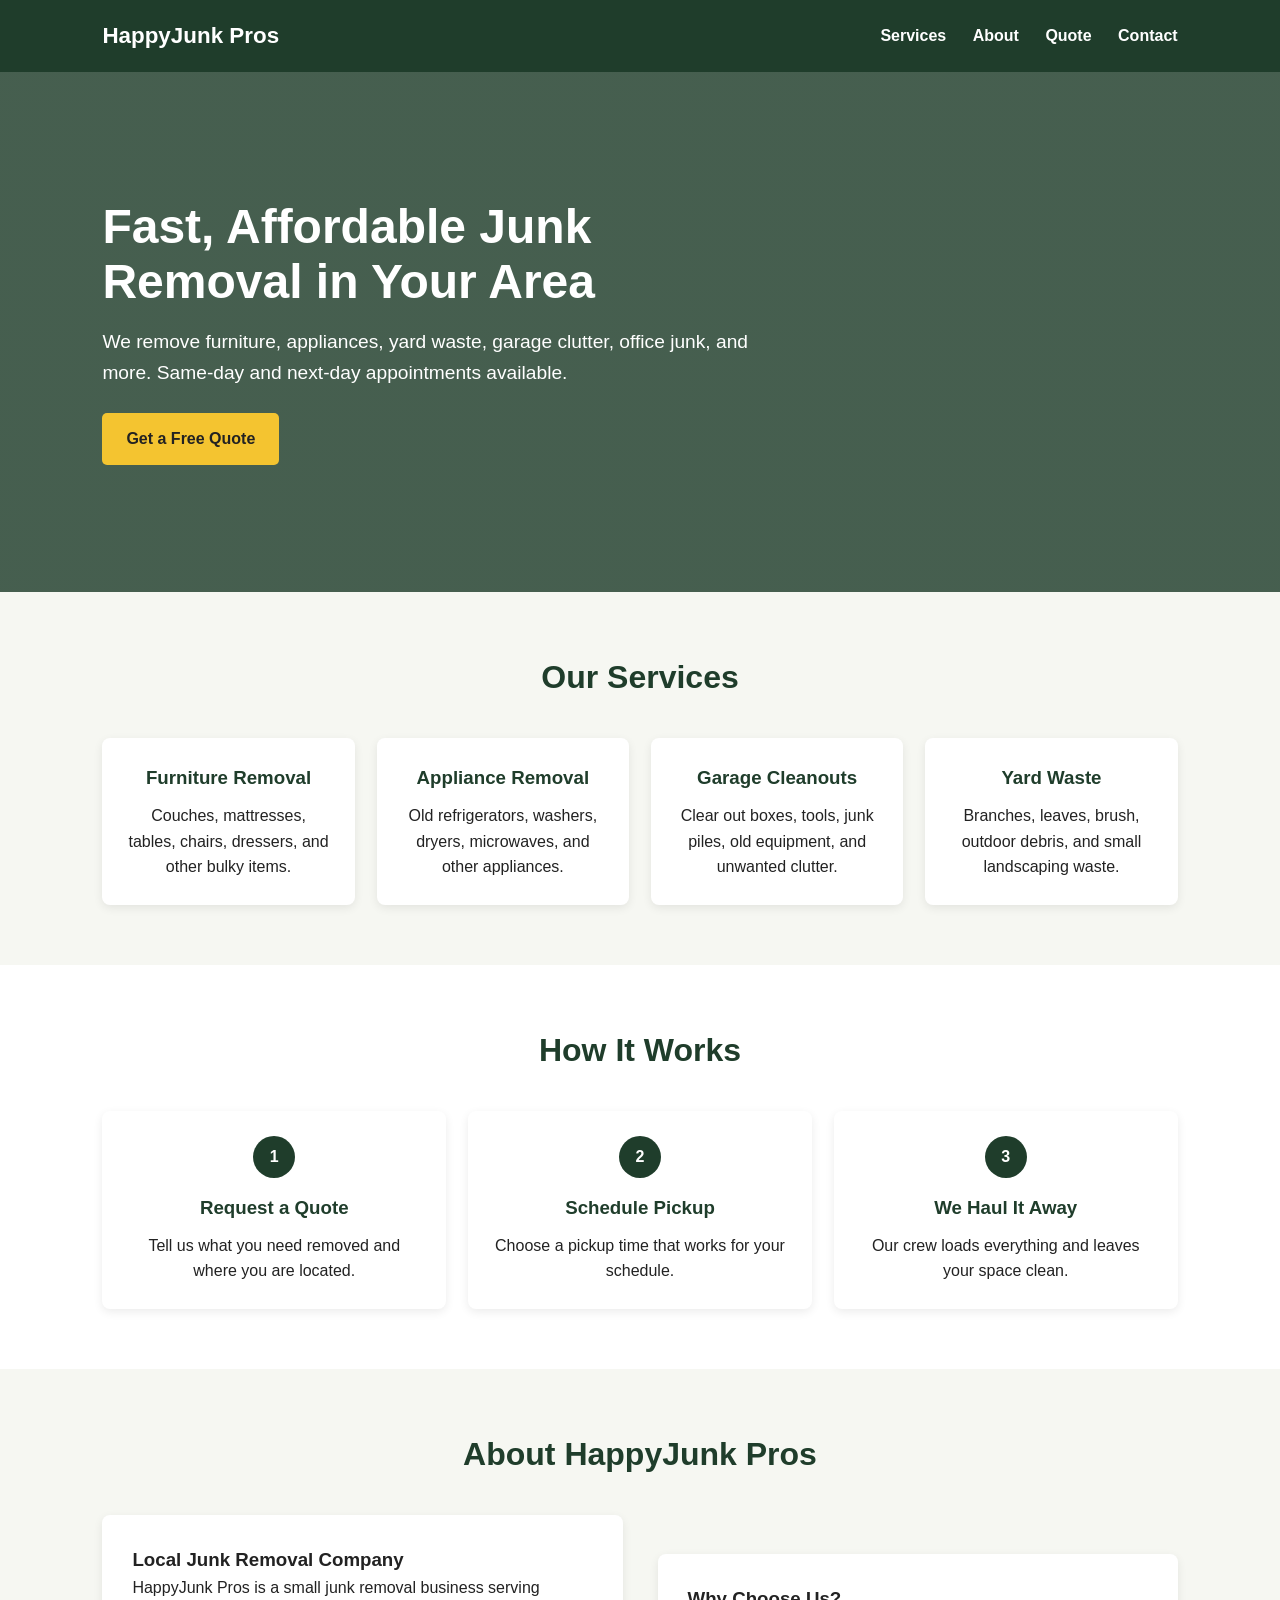
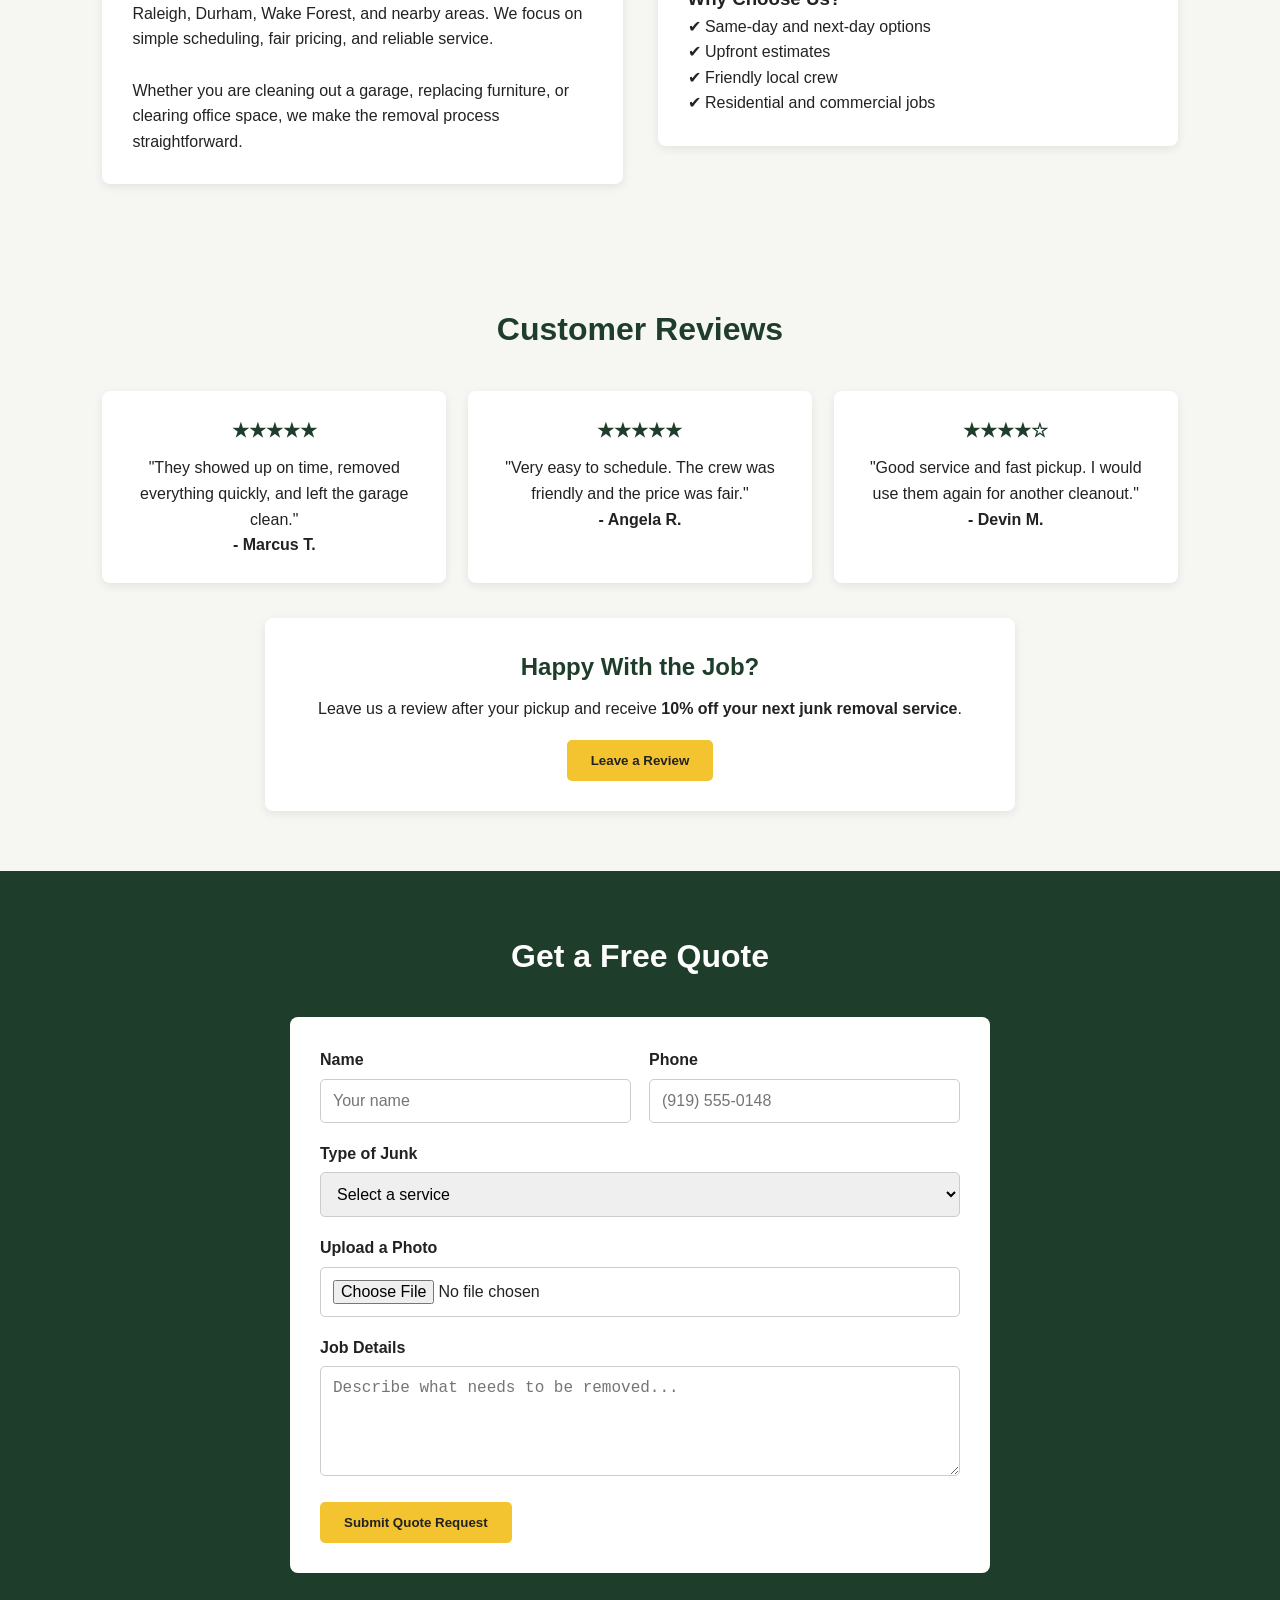
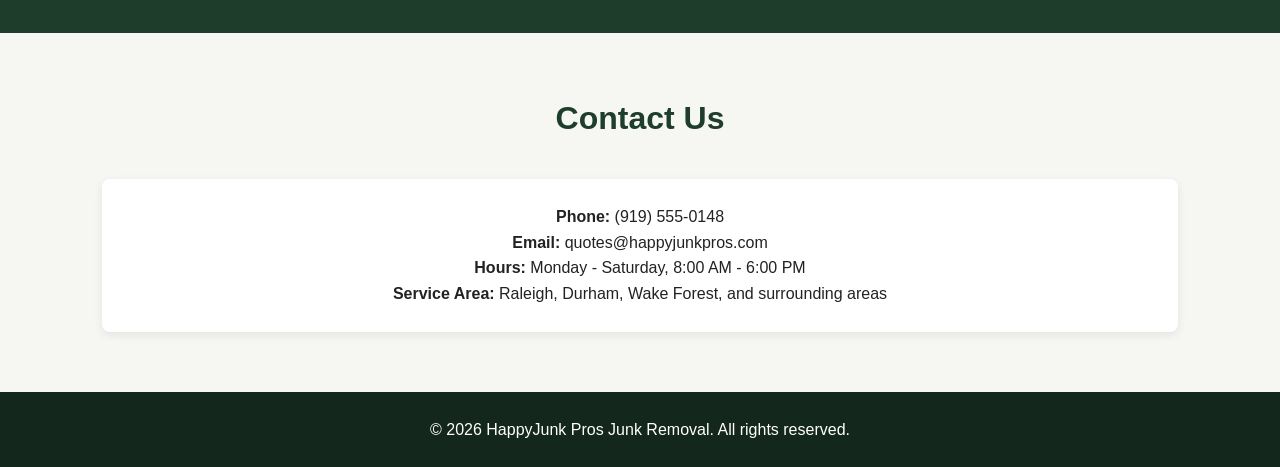
<file: happy_Junk_pros.html>
<!DOCTYPE html>
<html lang="en">
<head>
  <meta charset="UTF-8" />
  <meta name="viewport" content="width=device-width, initial-scale=1.0" />
  <title>HappyJunk Pros Junk Removal</title>
  <style>
    * {
      box-sizing: border-box;
      margin: 0;
      padding: 0;
    }

    body {
      font-family: Arial, sans-serif;
      line-height: 1.6;
      color: #222;
      background-color: #f6f7f2;
    }

    header {
      background: #1f3d2b;
      color: white;
      padding: 18px 8%;
      display: flex;
      justify-content: space-between;
      align-items: center;
      position: sticky;
      top: 0;
      z-index: 10;
    }

    .logo {
      font-size: 1.4rem;
      font-weight: bold;
    }

    nav a {
      color: white;
      text-decoration: none;
      margin-left: 22px;
      font-weight: bold;
    }

    nav a:hover {
      text-decoration: underline;
    }

    .hero {
      min-height: 520px;
      padding: 80px 8%;
      background: linear-gradient(rgba(31, 61, 43, 0.82), rgba(31, 61, 43, 0.82)),
        url("https://images.unsplash.com/photo-1581578731548-c64695cc6952?auto=format&fit=crop&w=1400&q=80");
      background-size: cover;
      background-position: center;
      color: white;
      display: flex;
      align-items: center;
    }

    .hero-content {
      max-width: 650px;
    }

    .hero h1 {
      font-size: 3rem;
      margin-bottom: 18px;
      line-height: 1.15;
    }

    .hero p {
      font-size: 1.2rem;
      margin-bottom: 25px;
    }

    .btn {
      background: #f4c430;
      color: #222;
      padding: 13px 24px;
      border: none;
      border-radius: 5px;
      text-decoration: none;
      font-weight: bold;
      cursor: pointer;
      display: inline-block;
    }

    .btn:hover {
      background: #e0b32b;
    }

    section {
      padding: 60px 8%;
    }

    .section-title {
      text-align: center;
      margin-bottom: 35px;
      font-size: 2rem;
      color: #1f3d2b;
    }

    .services {
      display: grid;
      grid-template-columns: repeat(auto-fit, minmax(220px, 1fr));
      gap: 22px;
    }

    .card {
      background: white;
      padding: 25px;
      border-radius: 8px;
      box-shadow: 0 3px 10px rgba(0, 0, 0, 0.08);
      text-align: center;
    }

    .card h3 {
      color: #1f3d2b;
      margin-bottom: 10px;
    }

    .how-it-works {
      background: #ffffff;
    }

    .steps {
      display: grid;
      grid-template-columns: repeat(auto-fit, minmax(230px, 1fr));
      gap: 22px;
    }

    .step-number {
      background: #1f3d2b;
      color: white;
      width: 42px;
      height: 42px;
      border-radius: 50%;
      display: flex;
      align-items: center;
      justify-content: center;
      margin: 0 auto 15px;
      font-weight: bold;
    }

    .about {
      display: grid;
      grid-template-columns: 1fr 1fr;
      gap: 35px;
      align-items: center;
    }

    .about-box {
      background: white;
      padding: 30px;
      border-radius: 8px;
      box-shadow: 0 3px 10px rgba(0, 0, 0, 0.08);
    }

    .review-incentive {
      max-width: 750px;
      margin: 35px auto 0;
      background: white;
      padding: 30px;
      border-radius: 8px;
      box-shadow: 0 3px 10px rgba(0, 0, 0, 0.08);
      text-align: center;
    }

    .review-incentive h3 {
      color: #1f3d2b;
      margin-bottom: 10px;
      font-size: 1.5rem;
    }

    .review-incentive p {
      margin-bottom: 18px;
    }

    .review-box {
      display: none;
      margin-top: 22px;
      text-align: left;
    }

    .quote-section {
      background: #1f3d2b;
      color: white;
    }

    .quote-section .section-title {
      color: white;
    }

    form {
      max-width: 700px;
      margin: 0 auto;
      background: white;
      color: #222;
      padding: 30px;
      border-radius: 8px;
    }

    .form-row {
      display: grid;
      grid-template-columns: 1fr 1fr;
      gap: 18px;
    }

    label {
      display: block;
      margin-bottom: 6px;
      font-weight: bold;
    }

    input,
    select,
    textarea {
      width: 100%;
      padding: 12px;
      margin-bottom: 18px;
      border: 1px solid #ccc;
      border-radius: 5px;
      font-size: 1rem;
    }

    textarea {
      resize: vertical;
      min-height: 110px;
    }

    .message {
      display: none;
      margin-top: 15px;
      padding: 12px;
      background: #e8f6ec;
      border-left: 5px solid #1f3d2b;
      color: #1f3d2b;
      font-weight: bold;
    }

    footer {
      background: #14271c;
      color: white;
      text-align: center;
      padding: 25px 8%;
    }

    @media (max-width: 768px) {
      header {
        flex-direction: column;
        gap: 12px;
      }

      nav a {
        margin: 0 8px;
      }

      .hero h1 {
        font-size: 2.2rem;
      }

      .about,
      .form-row {
        grid-template-columns: 1fr;
      }
    }
  </style>
</head>
<body>
  <header>
    <div class="logo">HappyJunk Pros</div>
    <nav>
      <a href="#services">Services</a>
      <a href="#about">About</a>
      <a href="#quote">Quote</a>
      <a href="#contact">Contact</a>
    </nav>
  </header>

  <main>
    <section class="hero">
      <div class="hero-content">
        <h1>Fast, Affordable Junk Removal in Your Area</h1>
        <p>We remove furniture, appliances, yard waste, garage clutter, office junk, and more. Same-day and next-day appointments available.</p>
        <a href="#quote" class="btn">Get a Free Quote</a>
      </div>
    </section>

    <section id="services">
      <h2 class="section-title">Our Services</h2>
      <div class="services">
        <div class="card">
          <h3>Furniture Removal</h3>
          <p>Couches, mattresses, tables, chairs, dressers, and other bulky items.</p>
        </div>
        <div class="card">
          <h3>Appliance Removal</h3>
          <p>Old refrigerators, washers, dryers, microwaves, and other appliances.</p>
        </div>
        <div class="card">
          <h3>Garage Cleanouts</h3>
          <p>Clear out boxes, tools, junk piles, old equipment, and unwanted clutter.</p>
        </div>
        <div class="card">
          <h3>Yard Waste</h3>
          <p>Branches, leaves, brush, outdoor debris, and small landscaping waste.</p>
        </div>
      </div>
    </section>

    <section class="how-it-works">
      <h2 class="section-title">How It Works</h2>
      <div class="steps">
        <div class="card">
          <div class="step-number">1</div>
          <h3>Request a Quote</h3>
          <p>Tell us what you need removed and where you are located.</p>
        </div>
        <div class="card">
          <div class="step-number">2</div>
          <h3>Schedule Pickup</h3>
          <p>Choose a pickup time that works for your schedule.</p>
        </div>
        <div class="card">
          <div class="step-number">3</div>
          <h3>We Haul It Away</h3>
          <p>Our crew loads everything and leaves your space clean.</p>
        </div>
      </div>
    </section>

    <section id="about">
      <h2 class="section-title">About HappyJunk Pros</h2>
      <div class="about">
        <div class="about-box">
          <h3>Local Junk Removal Company</h3>
          <p>HappyJunk Pros is a small junk removal business serving Raleigh, Durham, Wake Forest, and nearby areas. We focus on simple scheduling, fair pricing, and reliable service.</p>
          <br />
          <p>Whether you are cleaning out a garage, replacing furniture, or clearing office space, we make the removal process straightforward.</p>
        </div>
        <div class="about-box">
          <h3>Why Choose Us?</h3>
          <p>✔ Same-day and next-day options</p>
          <p>✔ Upfront estimates</p>
          <p>✔ Friendly local crew</p>
          <p>✔ Residential and commercial jobs</p>
        </div>
      </div>
    </section>

    <section id="reviews">
      <h2 class="section-title">Customer Reviews</h2>
      <div class="services">
        <div class="card">
          <h3>★★★★★</h3>
          <p>"They showed up on time, removed everything quickly, and left the garage clean."</p>
          <p><strong>- Marcus T.</strong></p>
        </div>
        <div class="card">
          <h3>★★★★★</h3>
          <p>"Very easy to schedule. The crew was friendly and the price was fair."</p>
          <p><strong>- Angela R.</strong></p>
        </div>
        <div class="card">
          <h3>★★★★☆</h3>
          <p>"Good service and fast pickup. I would use them again for another cleanout."</p>
          <p><strong>- Devin M.</strong></p>
        </div>
      </div>

      <div class="review-incentive">
        <h3>Happy With the Job?</h3>
        <p>Leave us a review after your pickup and receive <strong>10% off your next junk removal service</strong>.</p>
        <button class="btn" id="reviewButton">Leave a Review</button>
        <div id="reviewBox" class="review-box">
          <label for="reviewText">Your Review</label>
          <textarea id="reviewText" placeholder="Write your review here..."></textarea>
          <button class="btn" id="submitReview">Submit Review</button>
          <p id="reviewThanks" class="message">Thank you for your review. Your discount will be applied to your next service.</p>
        </div>
      </div>
    </section>

    <section id="quote" class="quote-section">
      <h2 class="section-title">Get a Free Quote</h2>
      <form id="quoteForm">
        <div class="form-row">
          <div>
            <label for="name">Name</label>
            <input type="text" id="name" placeholder="Your name" required />
          </div>
          <div>
            <label for="phone">Phone</label>
            <input type="tel" id="phone" placeholder="(919) 555-0148" required />
          </div>
        </div>

        <label for="service">Type of Junk</label>
        <select id="service" required>
          <option value="">Select a service</option>
          <option>Furniture Removal</option>
          <option>Appliance Removal</option>
          <option>Garage Cleanout</option>
          <option>Yard Waste</option>
          <option>Other</option>
        </select>

        <label for="photo">Upload a Photo</label>
        <input type="file" id="photo" accept="image/*" />

        <label for="message">Job Details</label>
        <textarea id="message" placeholder="Describe what needs to be removed..." required></textarea>

        <button type="submit" class="btn">Submit Quote Request</button>
        <div id="successMessage" class="message">Thank you. Your quote request has been received.</div>
      </form>
    </section>

    <section id="contact">
      <h2 class="section-title">Contact Us</h2>
      <div class="card">
        <p><strong>Phone:</strong> (919) 555-0148</p>
        <p><strong>Email:</strong> quotes@happyjunkpros.com</p>
        <p><strong>Hours:</strong> Monday - Saturday, 8:00 AM - 6:00 PM</p>
        <p><strong>Service Area:</strong> Raleigh, Durham, Wake Forest, and surrounding areas</p>
      </div>
    </section>
  </main>

  <footer>
    <p>&copy; 2026 HappyJunk Pros Junk Removal. All rights reserved.</p>
  </footer>

  <script>
    const quoteForm = document.getElementById("quoteForm");
    const successMessage = document.getElementById("successMessage");
    const reviewButton = document.getElementById("reviewButton");
    const reviewBox = document.getElementById("reviewBox");
    const submitReview = document.getElementById("submitReview");
    const reviewText = document.getElementById("reviewText");
    const reviewThanks = document.getElementById("reviewThanks");

    quoteForm.addEventListener("submit", function(event) {
      event.preventDefault();

      const name = document.getElementById("name").value.trim();
      const phone = document.getElementById("phone").value.trim();
      const service = document.getElementById("service").value;
      const photo = document.getElementById("photo").files.length;
      const message = document.getElementById("message").value.trim();

      if (!name || !phone || !service || !message) {
        alert("Please fill out all required fields.");
        return;
      }

      successMessage.style.display = "block";

      if (photo > 0) {
        successMessage.innerText = "Thank you. Your quote request and photo have been received.";
      } else {
        successMessage.innerText = "Thank you. Your quote request has been received.";
      }
      quoteForm.reset();
    });

    reviewButton.addEventListener("click", function() {
      reviewBox.style.display = "block";
    });

    submitReview.addEventListener("click", function() {
      if (reviewText.value.trim() === "") {
        alert("Please write a short review before submitting.");
        return;
      }

      reviewThanks.style.display = "block";
      reviewText.value = "";
    });
  </script>
</body>
</html>
</file>
